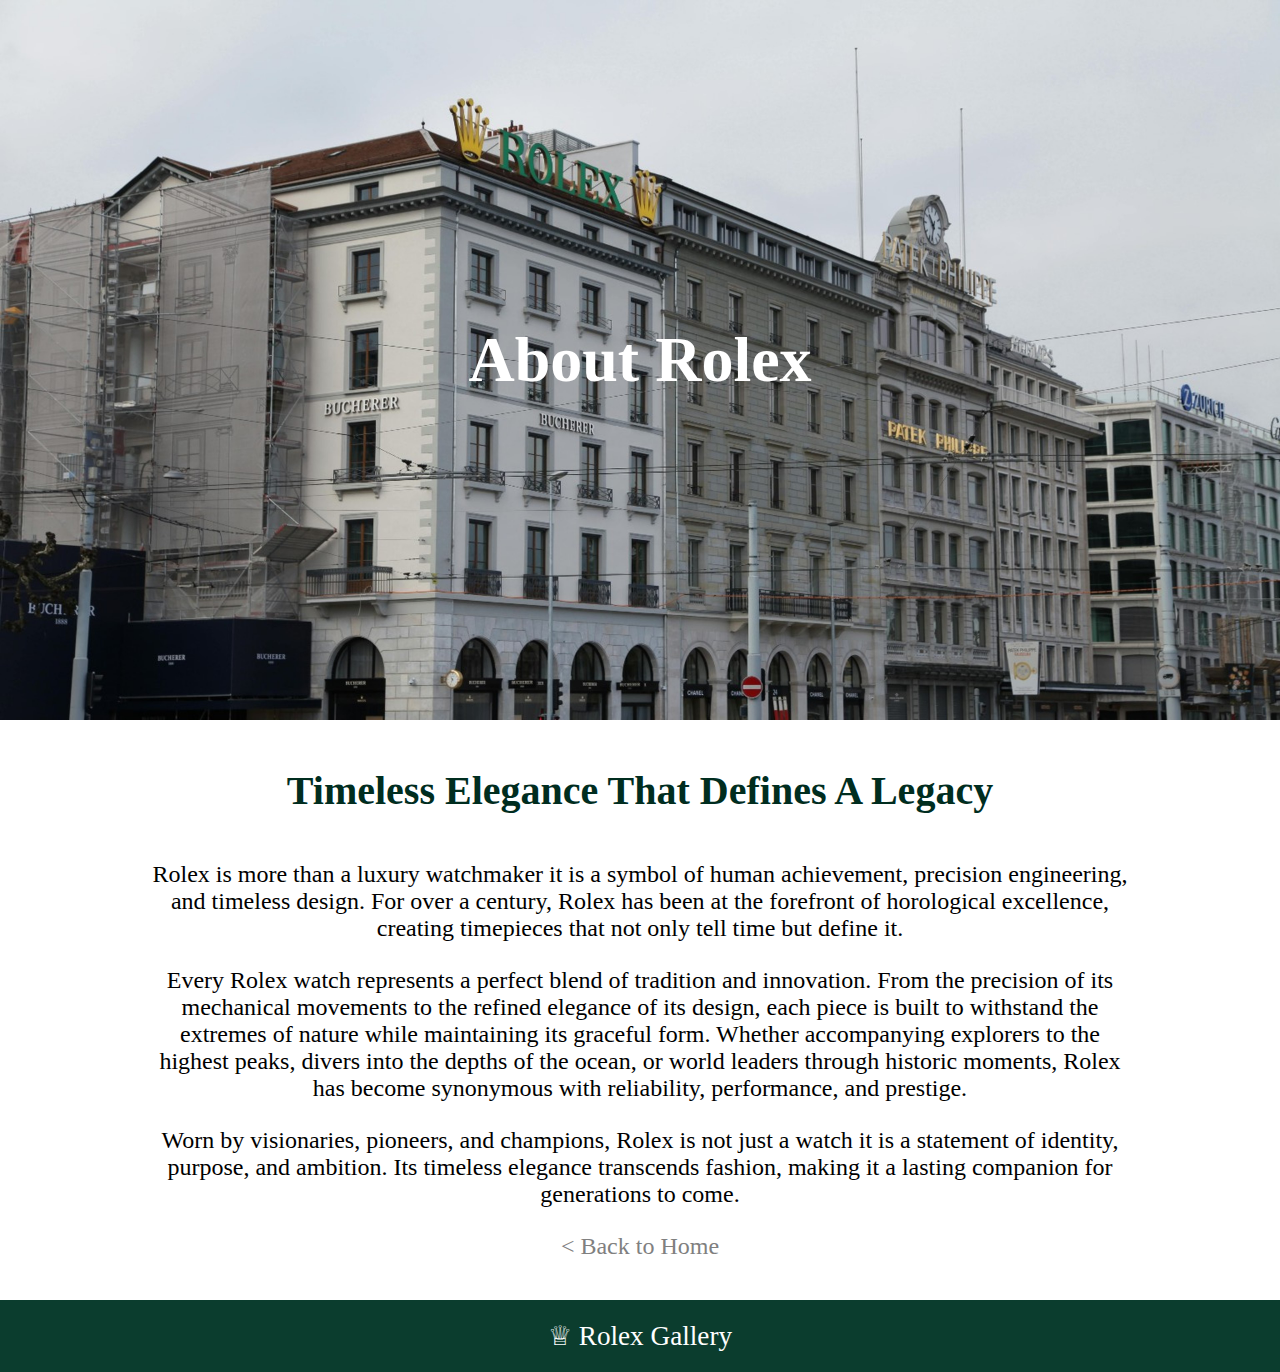
<file: about.htm>
<!DOCTYPE html>
<html lang="en">
<head>
<meta charset="UTF-8" />
<meta name="viewport" content="width=device-width, initial-scale=1.0"/>
<title>About Rolex</title>
<style>
body { background-color: white; font-family: platino, serif; margin: 0px; text-align: center;}

header { background-image: url(about1.jpg); background-size: cover; background-position: center center; height: 80vh; display: flex; justify-content: center; align-items: center;}

header h1 { font-size: 4em; color: white;}

h1 { font-size: 2.5em; text-align: center; padding: 20px; color: #002d1f;}

p { font-size: 1.5em; text-align: canter; margin: 25px 150px;}

img { width: 50%; border-radius: 10px; margin: 30px}

a:link { color: gray; background-color: transparent; text-decoration: none;}

a:visited { color: gray; background-color: transparent; text-decoration: none;}

a:hover { color: gray; background-color: transparent; text-decoration: underline;}

a:active { color: gray; background-color: transparent; text-decoration: underline;}

footer { background: #0b3d2e; color: white; font-size: 1.7em; text-align:center; padding: 20px; margin-top: 40px;}

@media screen and (max-width: 768px) {

header { height: 55vh; background-position: center;}

header h1 { font-size: 2em; padding: 0 10px; }

h1 { font-size: 1.5em; padding: 10px; }

p { font-size: 1em; margin: 10px 20px; text-align: center;}

img { width: 90%; margin: 20px auto; }

footer { font-size: 1.2em; padding: 15px;} }

</style>
</head>
<body>
<header>
<h1>About Rolex</h1>
</header>
<h1>Timeless Elegance That Defines A Legacy</h1>
<p>Rolex is more than a luxury watchmaker it is a symbol of human achievement, precision engineering, and timeless design. For over a century, Rolex has been at the forefront of horological excellence, creating timepieces that not only tell time but define it.</P>
<p>Every Rolex watch represents a perfect blend of tradition and innovation. From the precision of its mechanical movements to the refined elegance of its design, each piece is built to withstand the extremes of nature while maintaining its graceful form. Whether accompanying explorers to the highest peaks, divers into the depths of the ocean, or world leaders through historic moments, Rolex has become synonymous with reliability, performance, and prestige.</p>
<p>Worn by visionaries, pioneers, and champions, Rolex is not just a watch it is a statement of identity, purpose, and ambition. Its timeless elegance transcends fashion, making it a lasting companion for generations to come.</p>
<p><a href="index.htm"><  Back to Home</a></p>
<footer>
&#9813; Rolex Gallery
</footer>
</body>
</html>
</file>
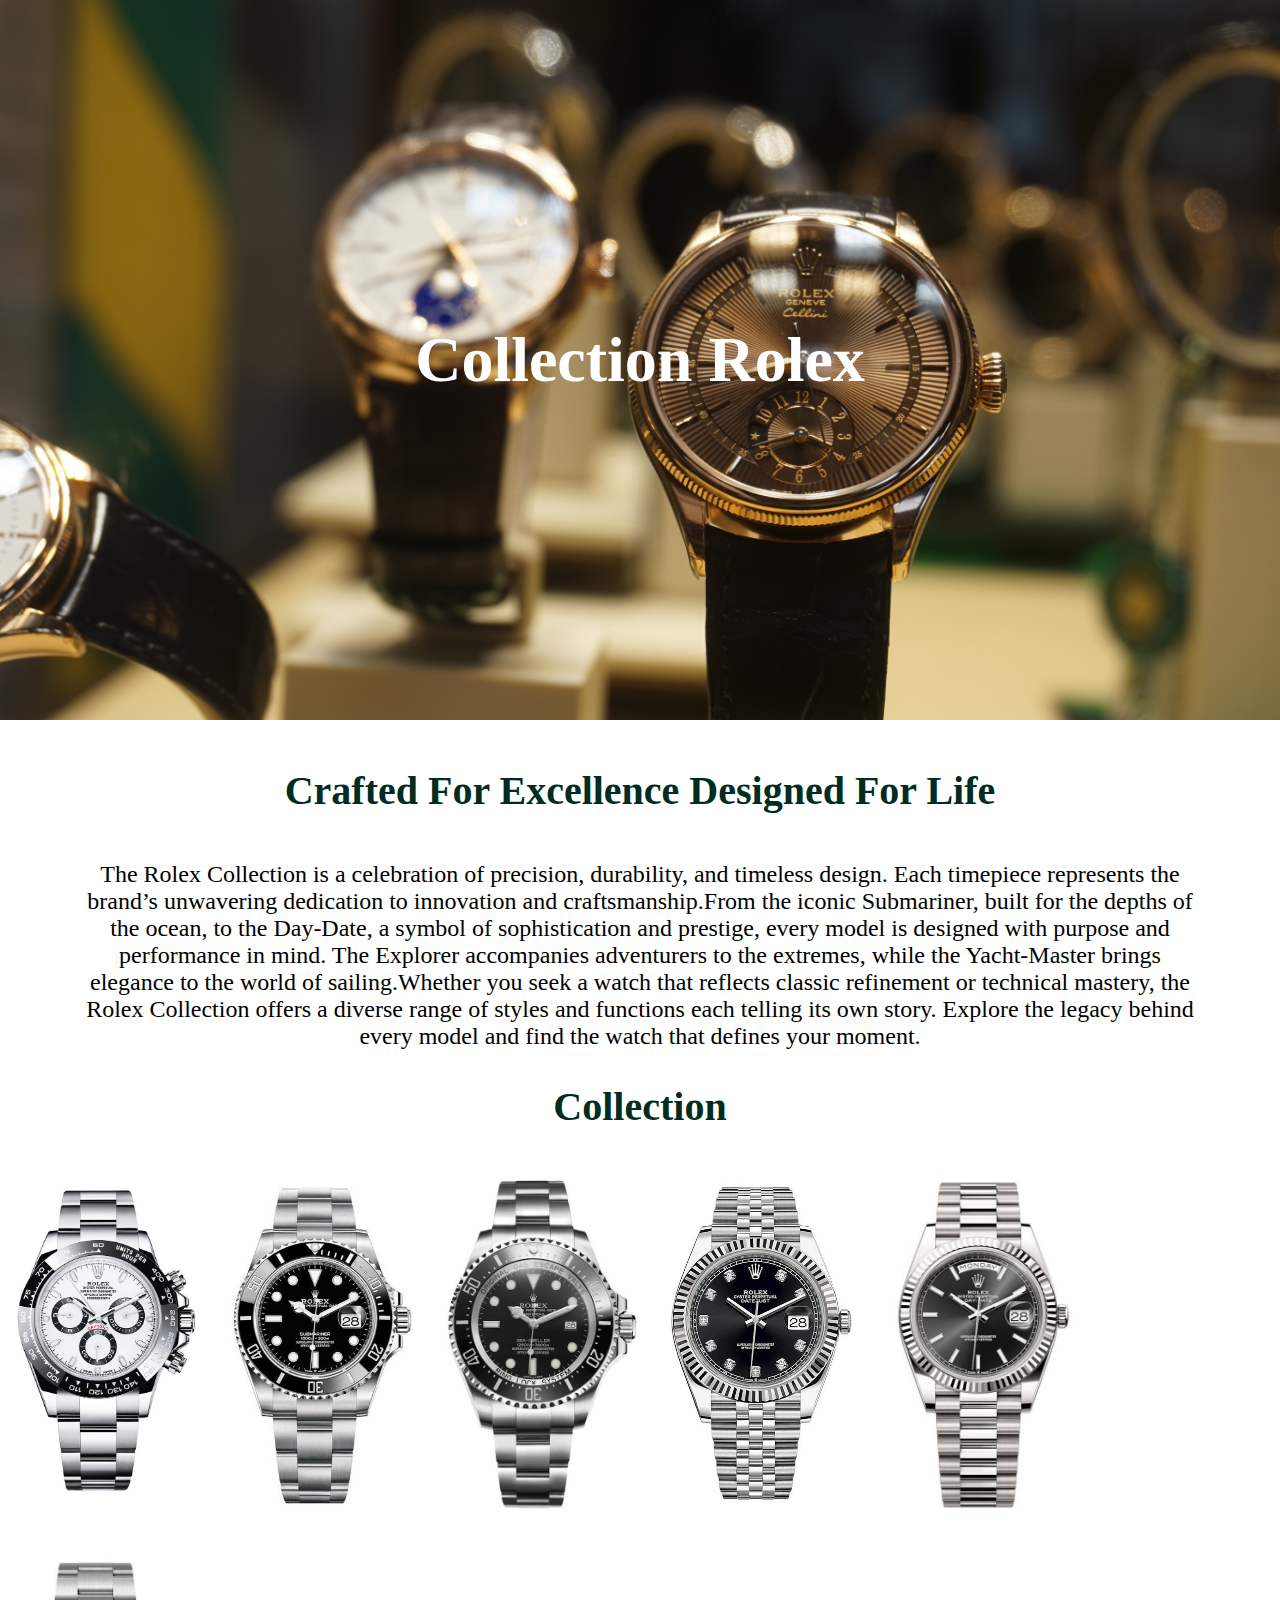
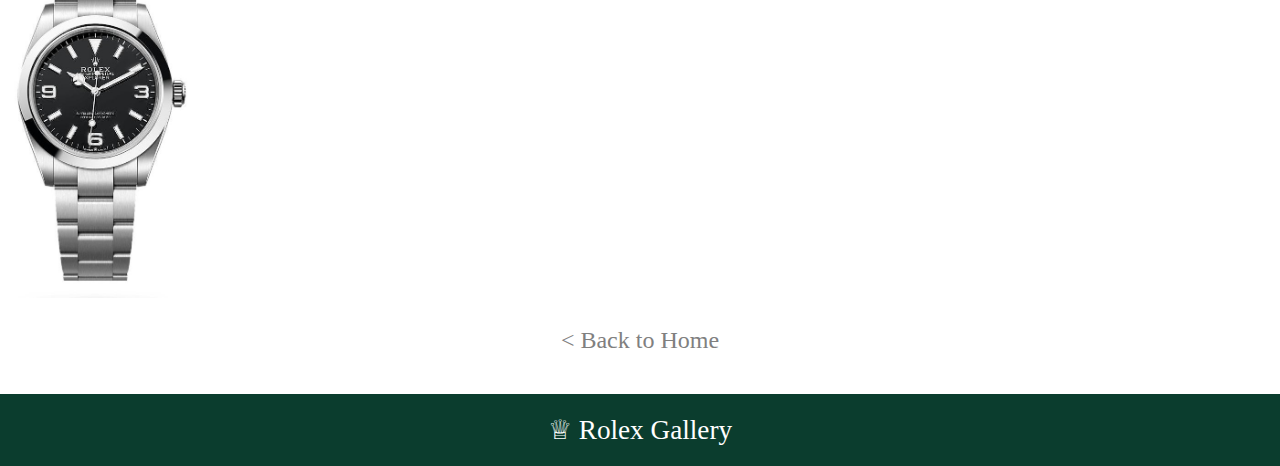
<file: collection.htm>
<!DOCTYPE html>
<html lang="en">
<head>
<meta charset="UTF-8" />
<meta name="viewport" content="width=device-width, initial-scale=1.0"/>
<title>Collection Rolex</title>
<style>
body { background-color: white; font-family: platino, serif; margin: 0px; text-align: center;}

header { background-image: url(collection1.jpg); background-size: cover; background-position: center center; height: 80vh; display: flex; align-items: center; justify-content: center;}

header h1 { font-size: 4em; color: white;}

section h1 { font-size: 2.5em; text-align: center; padding: 20px; color: #002d1f;}

section p { font-size: 1.5em; text-align: center; margin: 25px 85px;}

section h2 { font-size: 2.5em; color: #002d1f;}

.flex-container { display: flex; flex-wrap: wrap; gap: 20px;}

img { width: 200px; border-radius: 10px;}

a:link { color: gray; background-color: transparent; text-decoration: none;}

a:visited { color: gray; background-color: transparent; text-decoration: none;}

a:hover { color: gray; background-color: transparent; text-decoration: underline;}

a:active { color: gray; background-color: transparent; text-decoration: underline;}

footer { background: #0b3d2e; color: white; font-size: 1.7em; text-align:center; padding: 20px; margin-top: 40px;}

@media screen and (max-width: 768px) {

header { height: 60vh;}

header h1 { font-size: 2em; padding: 0 10px;}

section h1 { font-size: 1.6em; padding: 10px;}

section p { font-size: 1em; margin: 15px 20px; text-align: center;}

section h2 { font-size: 1.5em; margin-top: 20px;}

.flex-container { justify-content: center; gap: 15px;}

img { width: 40vw; max-width: 150px;}

footer { font-size: 1.2em; padding: 15px;} }

</style>
</head>
<body>
<header>
<h1>Collection Rolex</h1>
</header>

<section>
<h1>Crafted For Excellence Designed For Life</h1>
<p>The Rolex Collection is a celebration of precision, durability, and timeless design. Each timepiece represents the brand’s unwavering dedication to innovation and craftsmanship.From the iconic Submariner, built for the depths of the ocean, to the Day-Date, a symbol of sophistication and prestige, every model is designed with purpose and performance in mind. The Explorer accompanies adventurers to the extremes, while the Yacht-Master brings elegance to the world of sailing.Whether you seek a watch that reflects classic refinement or technical mastery, the Rolex Collection offers a diverse range of styles and functions each telling its own story. Explore the legacy behind every model and find the watch that defines your moment.</p>
</section>

<section>
<h2>Collection</h2>
<div class="flex-container">
<a href="daytona.htm">
<img src="daytona1.jpg" alt="Rolex Daytona">
</a>
<a href="submariner.htm">
<img src="submariner1.jpg" alt="Rolex Submariner">
</a>
<a href="sea-dweller.htm">
<img src="sea-dweller1.jpg" alt="Rolex Sea-Dweller">
</a>
<a href="datejust.htm">
<img src="datejust1.jpg" alt="Rolex Datejust">
</a>
<a href="day-date.htm">
<img src="day-date1.jpg" alt="Rolex Day-Date">
</a>
<a href="explorer.htm">
<img src="explorer1.jpg" alt="Rolex Explorer">
</a>
</div>
</section>

<section>
<p><a href="index.htm">< Back to Home</a></p>
</section>

<footer>
&#9813; Rolex Gallery
</footer>
</body>
</html>
</file>
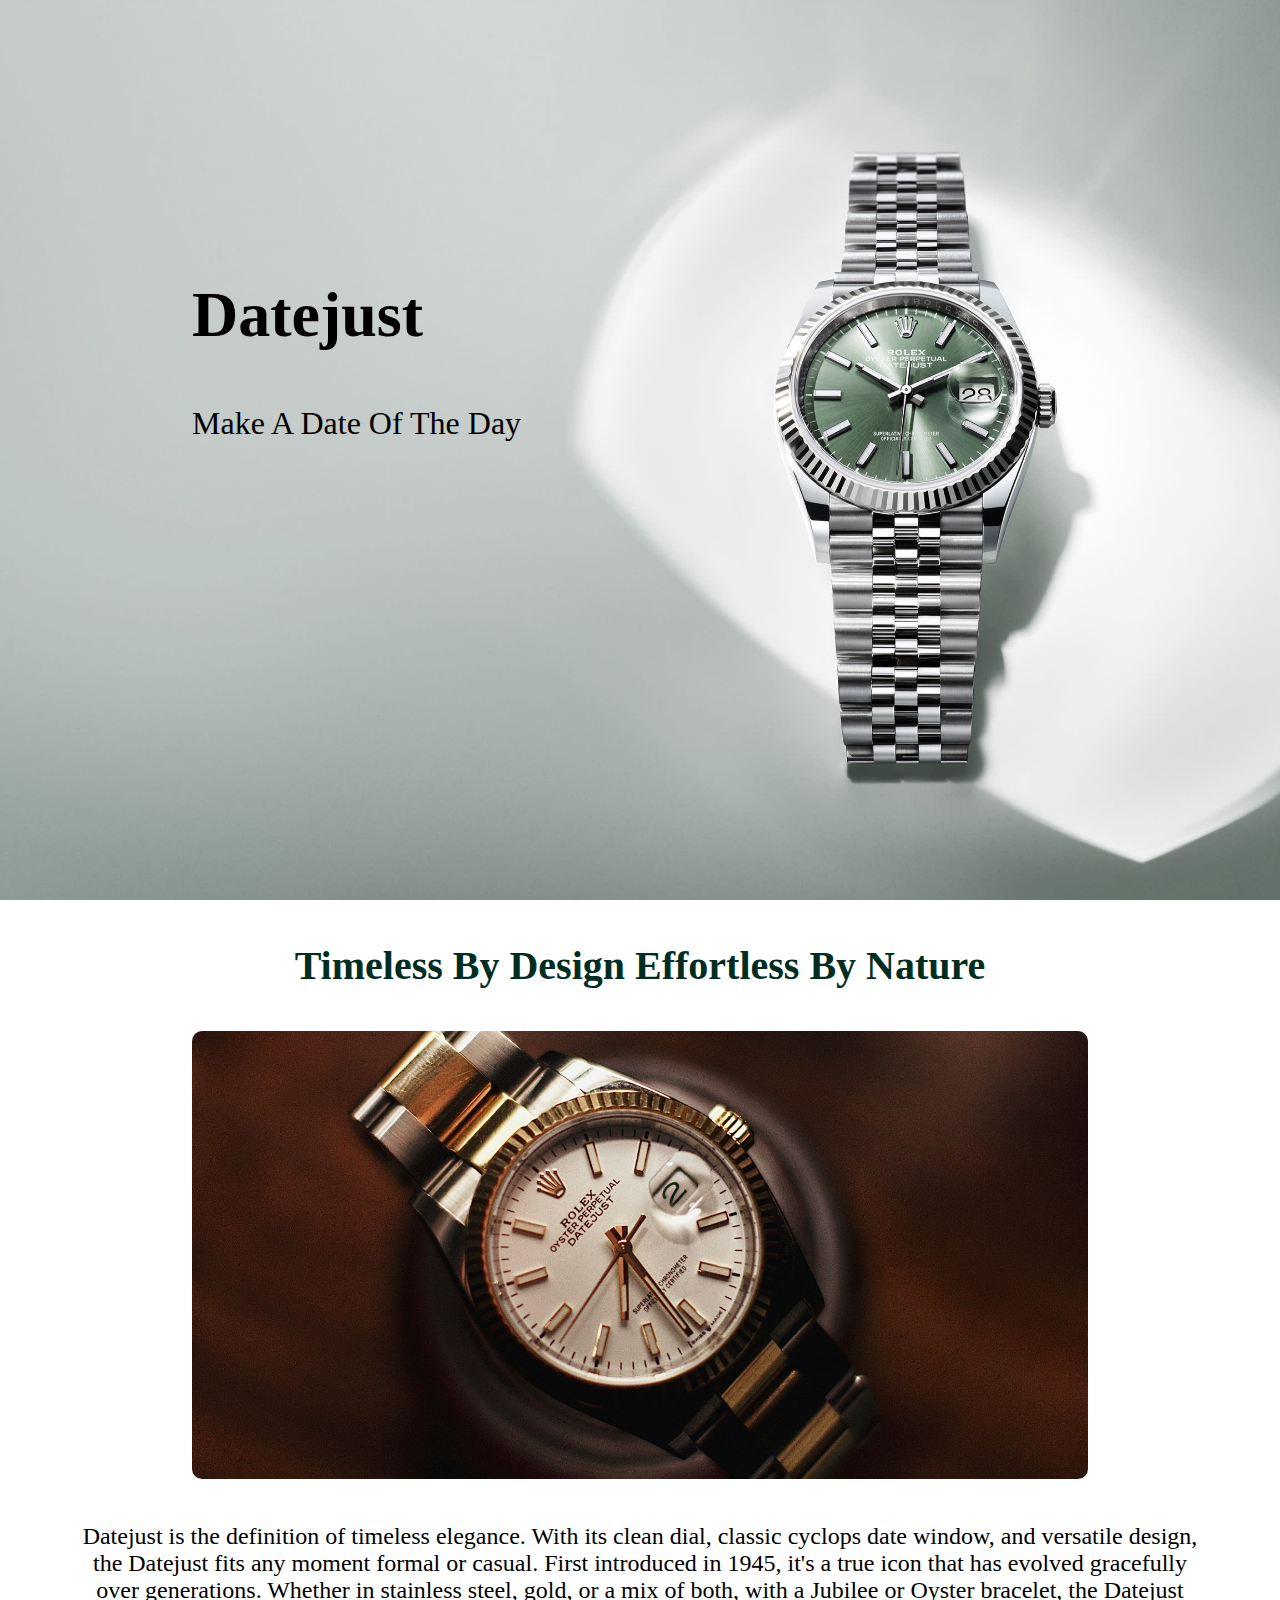
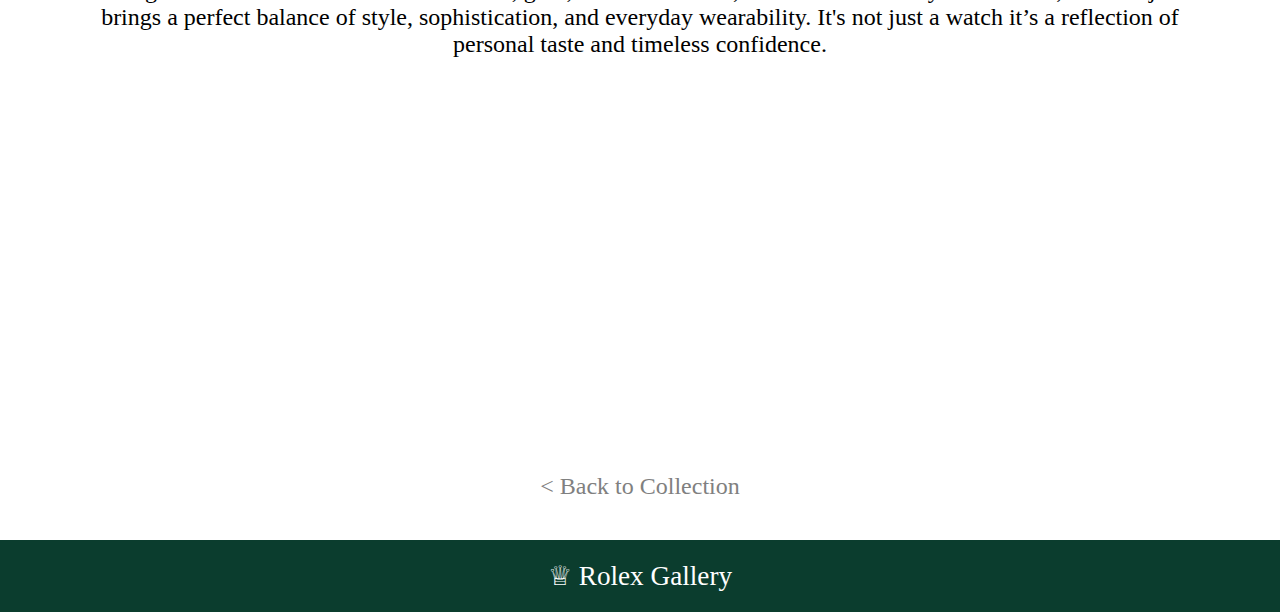
<file: datejust.htm>
<!DOCTYPE html>
<html lang="en">
<head>
<meta charset="UTF-8" />
<meta name="viewport" content="width=device-width, initial-scale=1.0"/>
<link rel="stylesheet" href="style.css">
<title>Date-just</title>
<style>
header { background-image: url(datejust.jpg); background-size: cover; background-position: center center; height: 100vh; position: relative; color: black;} 
.overlay { position: absolute; text-align: left; top: 25%;  margin-left: 15%;}
.overlay h2 { font-size: 4em;}
.overlay p { font-size: 2em;  margin-left: 0;}
</style>
</head>
<body>
<header>
<div class="overlay">
<h2>Datejust</h2>
<p>Make A Date Of The Day</p>
</div>
</header>
<h1>Timeless By Design Effortless By Nature</h1>
<img src="datejust2.jpg" alt="Rolex Datejust">
<p>Datejust is the definition of timeless elegance. With its clean dial, classic cyclops date window, and versatile design, the Datejust fits any moment formal or casual. First introduced in 1945, it's a true icon that has evolved gracefully over generations. Whether in stainless steel, gold, or a mix of both, with a Jubilee or Oyster bracelet, the Datejust brings a perfect balance of style, sophistication, and everyday wearability. It's not just a watch it’s a reflection of personal taste and timeless confidence.</p>
<table>
<tr>
<td>
<iframe width="560" height="315" src="https://www.youtube.com/embed/i6x6YTnvDNQ?si=YHGpEahLhLN63D08" title="YouTube video player" frameborder="0" allow="accelerometer; autoplay; clipboard-write; encrypted-media; gyroscope; picture-in-picture; web-share" referrerpolicy="strict-origin-when-cross-origin" allowfullscreen></iframe>
</td>
<td>
<iframe width="560" height="315" src="https://www.youtube.com/embed/ZN0NHhdpsII?si=Q3p6FcaPKR4AqPRm" title="YouTube video player" frameborder="0" allow="accelerometer; autoplay; clipboard-write; encrypted-media; gyroscope; picture-in-picture; web-share" referrerpolicy="strict-origin-when-cross-origin" allowfullscreen></iframe>
</td>
</tr>
</table>
<p><a href="collection.htm">< Back to Collection</a></p>
<footer>
&#9813; Rolex Gallery
</footer>
</body>
</html>
</file>
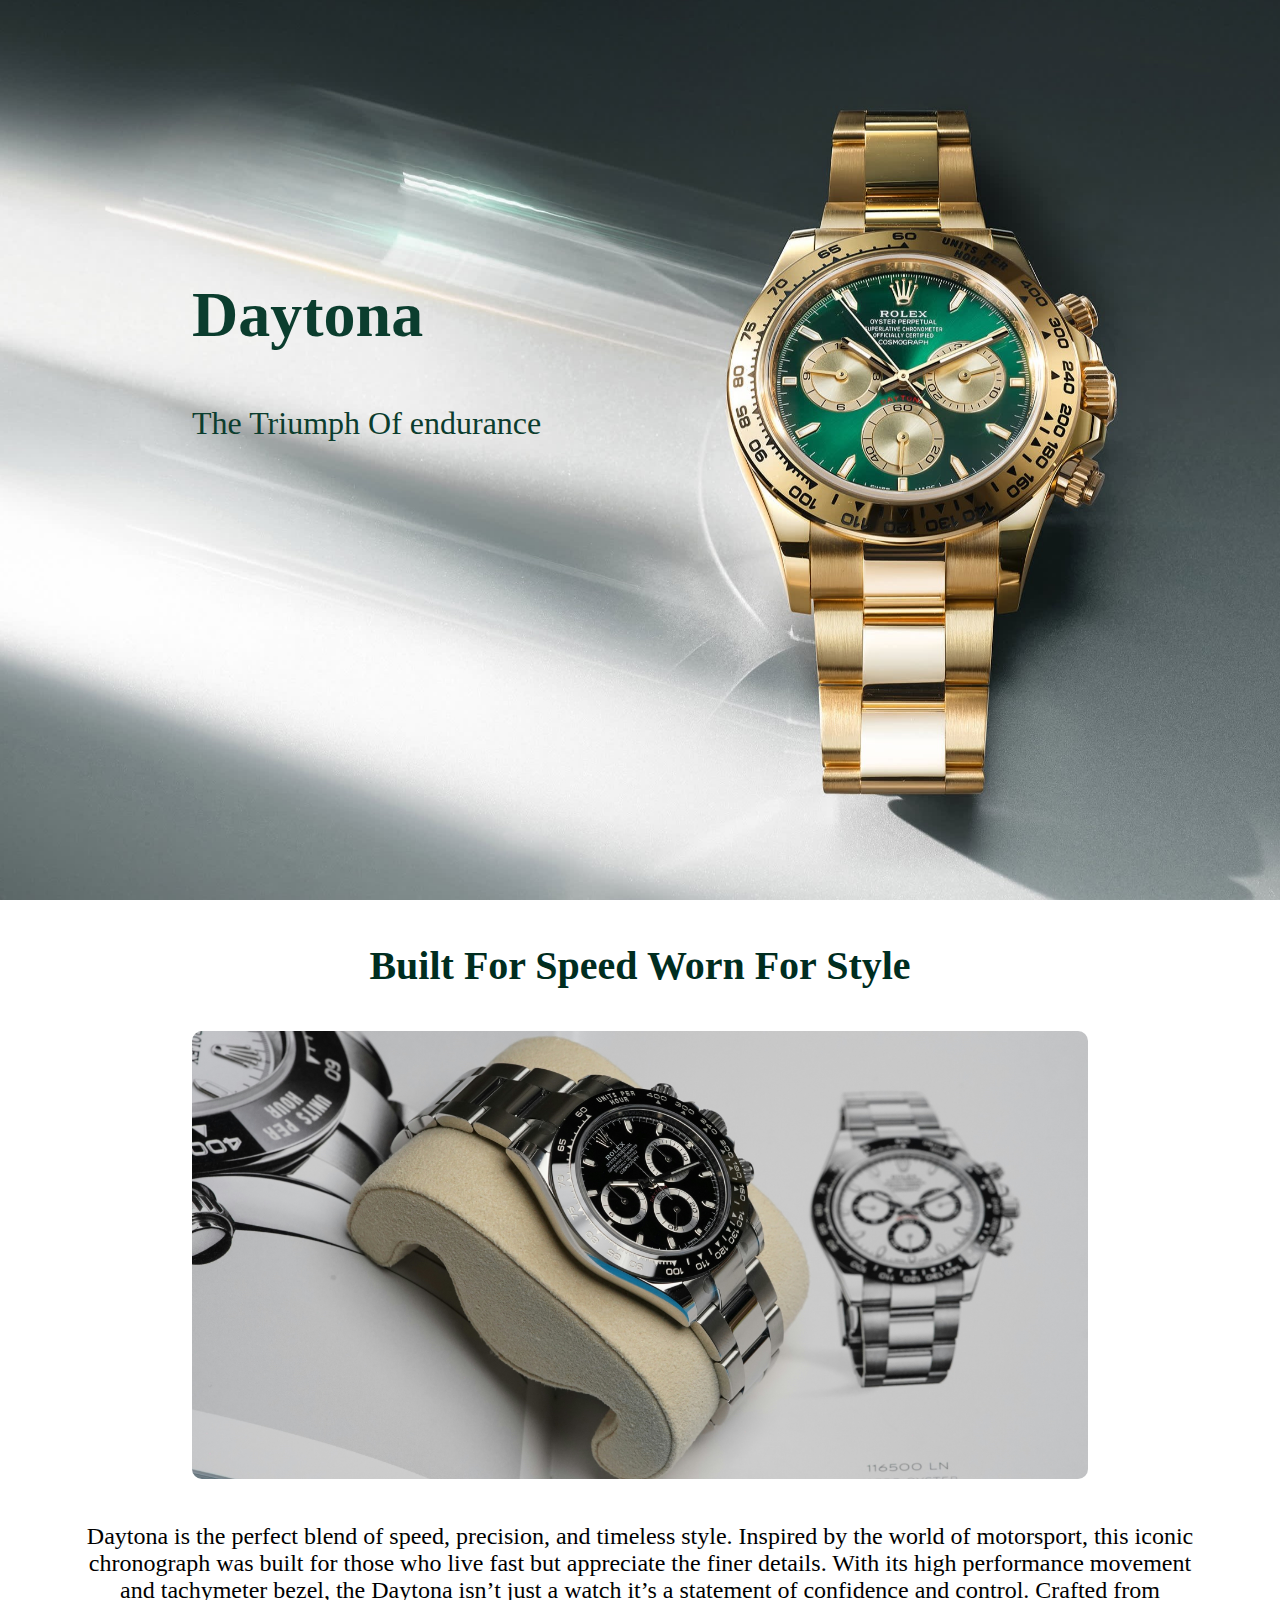
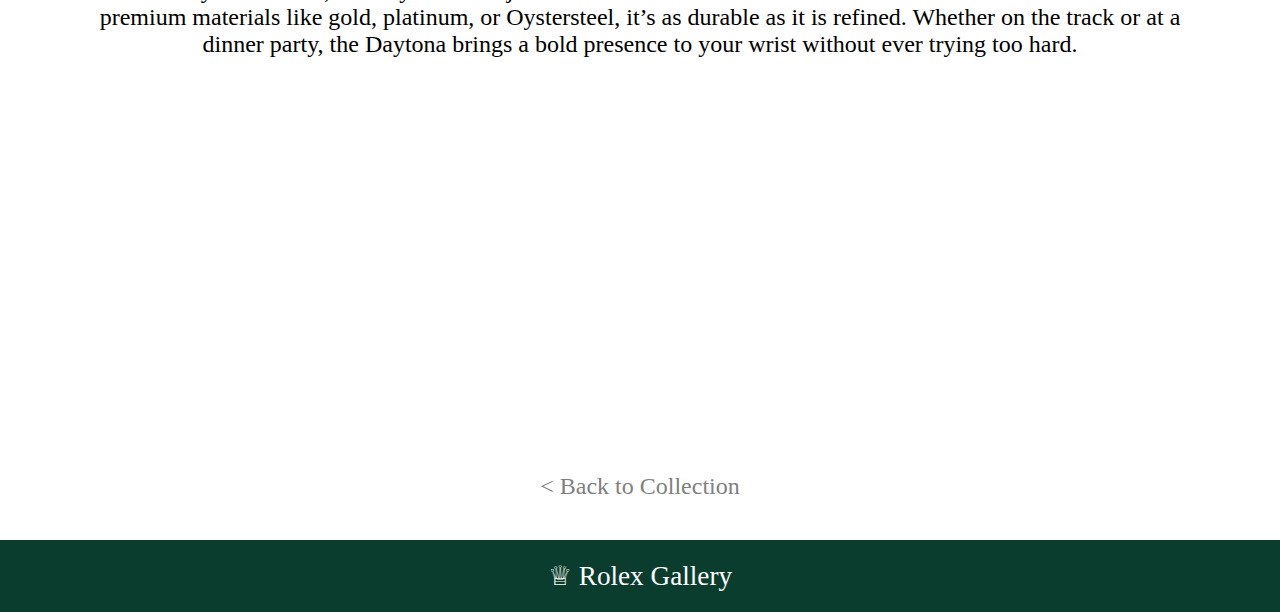
<file: daytona.htm>
<!DOCTYPE html>
<html lang="en">
<head>
<meta charset="UTF-8" />
<meta name="viewport" content="width=device-width, initial-scale=1.0"/>
<link rel="stylesheet" href="style.css">
<title>Daytona</title>
<style>
header { background-image: url(daytona.jpg); background-size: cover; background-position: center center; height: 100vh; position: relative; color: #0b3d2e;}
.overlay { position: absolute; text-align: left; top: 25%;  margin-left: 15%;}
.overlay h2 { font-size: 4em;}
.overlay p { font-size: 2em;  margin-left: 0;}
</style>
</head>
<body>
<header>
<div class="overlay">
<h2>Daytona</h2>
<p>The Triumph Of endurance</p>
</div>
</header>
<h1>Built For Speed Worn For Style</h1>
<img src="daytona2.jpg" alt="Rolex Daytona ">
<p>Daytona is the perfect blend of speed, precision, and timeless style. Inspired by the world of motorsport, this iconic chronograph was built for those who live fast but appreciate the finer details. With its high performance movement and tachymeter bezel, the Daytona isn’t just a watch it’s a statement of confidence and control. Crafted from premium materials like gold, platinum, or Oystersteel, it’s as durable as it is refined. Whether on the track or at a dinner party, the Daytona brings a bold presence to your wrist without ever trying too hard.</p>
<table>
<tr>
<td>
<iframe width="560" height="315" src="https://www.youtube.com/embed/jZUoCe2bynE?si=ws6trRq6fAxwPCcB" title="YouTube video player" frameborder="0" allow="accelerometer; autoplay; clipboard-write; encrypted-media; gyroscope; picture-in-picture; web-share" referrerpolicy="strict-origin-when-cross-origin" allowfullscreen></iframe>
</td>
<td>
<iframe width="560" height="315" src="https://www.youtube.com/embed/BqEuVIKqQ_U?si=KMu2k2L0GlOEdmGy" title="YouTube video player" frameborder="0" allow="accelerometer; autoplay; clipboard-write; encrypted-media; gyroscope; picture-in-picture; web-share" referrerpolicy="strict-origin-when-cross-origin" allowfullscreen></iframe>
</td>
</tr>
</table>
<p><a href="collection.htm">< Back to Collection</a></p>
<footer>
&#9813; Rolex Gallery
</footer>
</body>
</html>
</file>
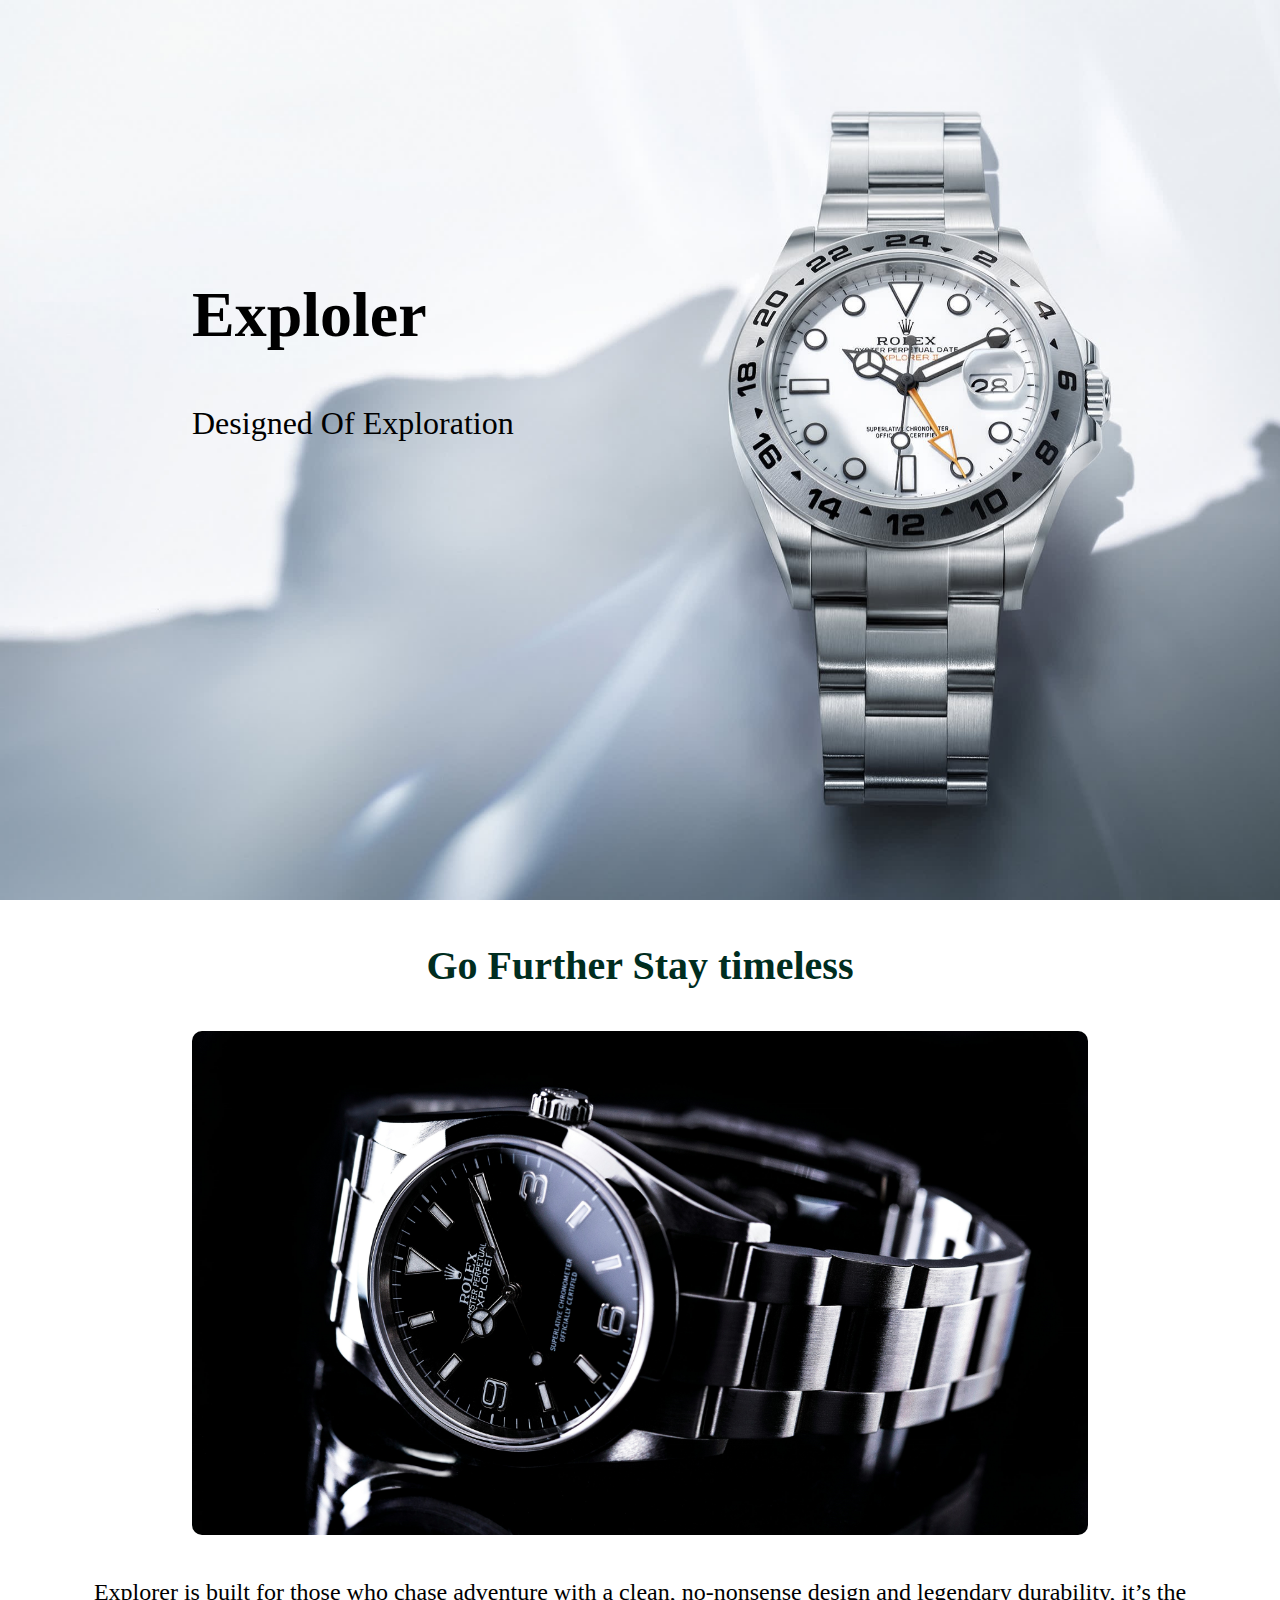
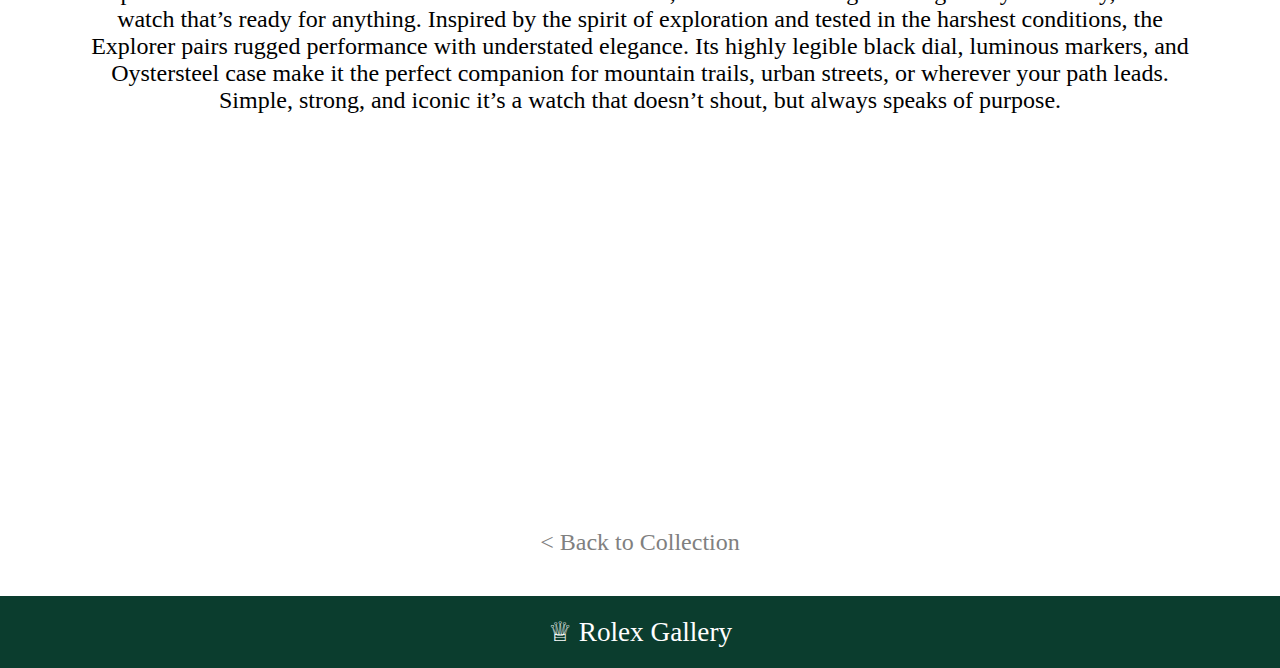
<file: explorer.htm>
<!DOCTYPE html>
<html lang="en">
<head>
<meta charset="UTF-8" />
<meta name="viewport" content="width=device-width, initial-scale=1.0"/>
<link rel="stylesheet" href="style.css">
<title>Explorer</title>
<style>
header { background-image: url(explorer.jpg); background-size: cover; background-position: center center; height: 100vh; position: relative; color: black;} 
.overlay { position: absolute; text-align: left; top: 25%;  margin-left: 15%;}
.overlay h2 { font-size: 4em;}
.overlay p { font-size: 2em;  margin-left: 0;}
</style>
</head>
<body>
<header>
<div class="overlay">
<h2>Exploler</h2>
<p>Designed Of Exploration</p>
</div>
</header>
<h1>Go Further Stay timeless</h1>
<img src="explorer2.jpg" alt="Rolex Explorer">
<p>Explorer is built for those who chase adventure with a clean, no-nonsense design and legendary durability, it’s the watch that’s ready for anything. Inspired by the spirit of exploration and tested in the harshest conditions, the Explorer pairs rugged performance with understated elegance. Its highly legible black dial, luminous markers, and Oystersteel case make it the perfect companion for mountain trails, urban streets, or wherever your path leads. Simple, strong, and iconic it’s a watch that doesn’t shout, but always speaks of purpose.</p>
<table>
<tr>
<td>
<iframe width="560" height="315" src="https://www.youtube.com/embed/LNlt3crh0Xk?si=suKvub4k4wZoXuJ_" title="YouTube video player" frameborder="0" allow="accelerometer; autoplay; clipboard-write; encrypted-media; gyroscope; picture-in-picture; web-share" referrerpolicy="strict-origin-when-cross-origin" allowfullscreen></iframe>
</td>
<td>
<iframe width="560" height="315" src="https://www.youtube.com/embed/bQESXOm06r8?si=K1TYwSGGsSna0OzN" title="YouTube video player" frameborder="0" allow="accelerometer; autoplay; clipboard-write; encrypted-media; gyroscope; picture-in-picture; web-share" referrerpolicy="strict-origin-when-cross-origin" allowfullscreen></iframe>
</td>
</tr>
</table>
<p><a href="collection.htm">< Back to Collection</a></p>
<footer>
&#9813; Rolex Gallery
</footer>
</body>
</html>
</file>
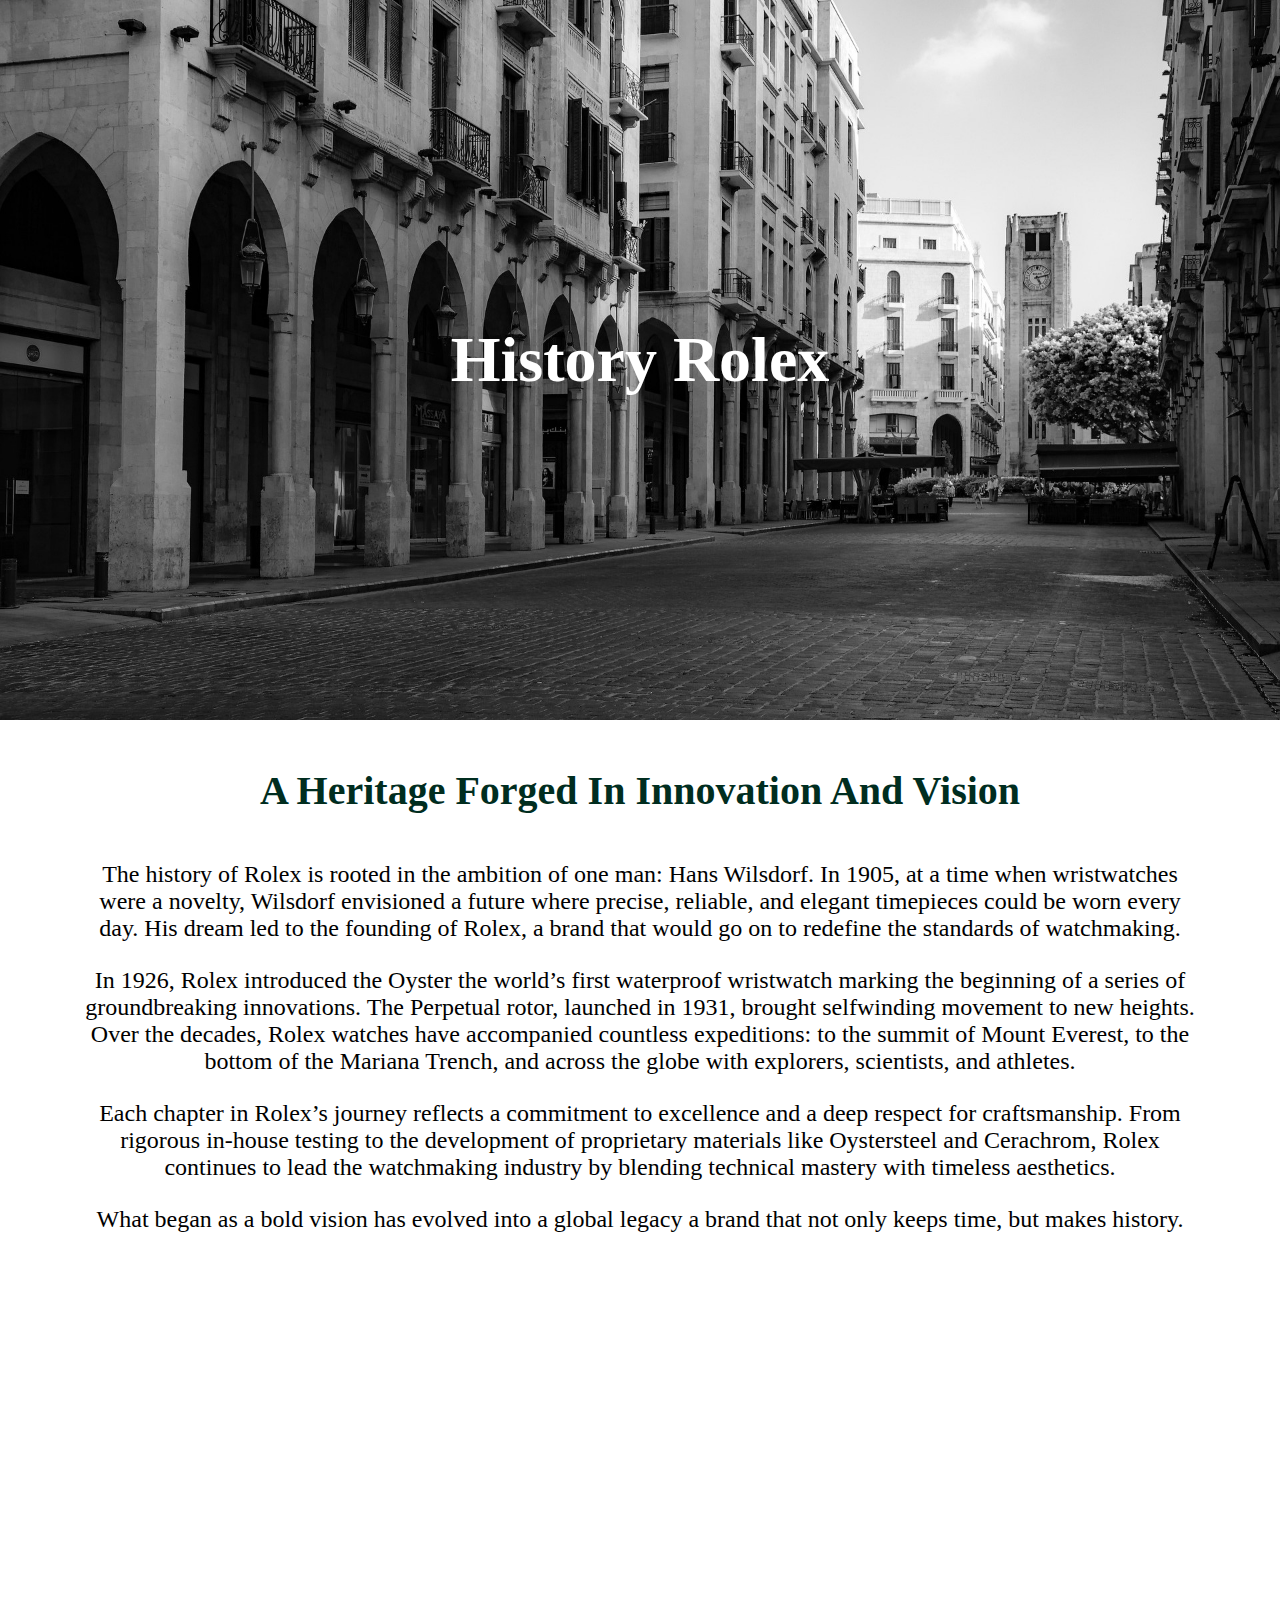
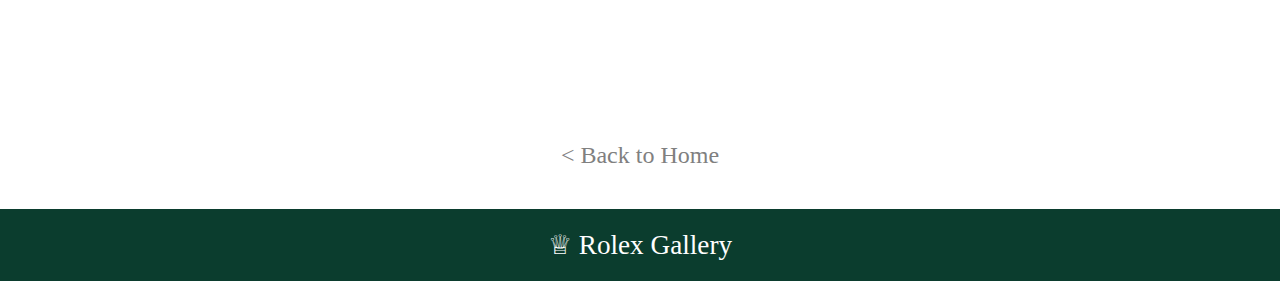
<file: history.htm>
<!DOCTYPE html>
<html lang="en">
<head>
<meta charset="UTF-8" />
<meta name="viewport" content="width=device-width, initial-scale=1.0"/>
<title>History Rolex</title>
<style>
body { background-color: white; font-family: platino, serif; margin: 0px; text-align: center;}

header { background-image: url(history1.jpg); background-size: cover; background-position: center center; height: 80vh; display: flex; justify-content: center; align-items: center;}

header h1 { font-size: 4em; color: white;}

h1 { font-size: 2.5em; text-align: center; padding: 20px; color: #002d1f;}

p { font-size: 1.5em; text-align: canter; margin: 25px 85px;}

table {padding-left: 70px}

iframe { padding: 20px}

a:link { color: gray; background-color: transparent; text-decoration: none;}

a:visited { color: gray; background-color: transparent; text-decoration: none;}

a:hover { color: gray; background-color: transparent; text-decoration: underline;}

a:active { color: gray; background-color: transparent; text-decoration: underline;}

footer { background: #0b3d2e; color: white; font-size: 1.7em; text-align:center; padding: 20px; margin-top: 40px;}

@media screen and (max-width: 768px) {

header { height: 55vh;}

header h1 { font-size: 2em; padding: 0 10px;}

h1 { font-size: 1.5em; padding: 10px;}

p { font-size: 1em; margin: 15px 20px; text-align: center;}

iframe { width: 100%; height: auto; padding: 10px 0;}

table { padding-left: 0; width: 100%;}

footer { font-size: 1.2em; padding: 15px;} }

</style>
</head>
<body>
<header>
<h1>History Rolex</h1>
</header>
<h1>A Heritage Forged In Innovation And Vision</h1>
<p>The history of Rolex is rooted in the ambition of one man: Hans Wilsdorf. In 1905, at a time when wristwatches were a novelty, Wilsdorf envisioned a future where precise, reliable, and elegant timepieces could be worn every day. His dream led to the founding of Rolex, a brand that would go on to redefine the standards of watchmaking.</p>
<p>In 1926, Rolex introduced the Oyster the world’s first waterproof wristwatch marking the beginning of a series of groundbreaking innovations. The Perpetual rotor, launched in 1931, brought selfwinding movement to new heights. Over the decades, Rolex watches have accompanied countless expeditions: to the summit of Mount Everest, to the bottom of the Mariana Trench, and across the globe with explorers, scientists, and athletes.</p>
<p>Each chapter in Rolex’s journey reflects a commitment to excellence and a deep respect for craftsmanship. From rigorous in-house testing to the development of proprietary materials like Oystersteel and Cerachrom, Rolex continues to lead the watchmaking industry by blending technical mastery with timeless aesthetics.</p>
<p>What began as a bold vision has evolved into a global legacy a brand that not only keeps time, but makes history.</p>
<iframe width="760" height="415" src="https://www.youtube.com/embed/BH6lFumbVK0?si=NfBlLBlgAFp7yOkP" title="YouTube video player" frameborder="0" allow="accelerometer; autoplay; clipboard-write; encrypted-media; gyroscope; picture-in-picture; web-share" referrerpolicy="strict-origin-when-cross-origin" allowfullscreen></iframe>
<p><a href="index.htm">< Back to Home</a></p>
<footer>
&#9813; Rolex Gallery
</footer>
</body>
</html>
</file>
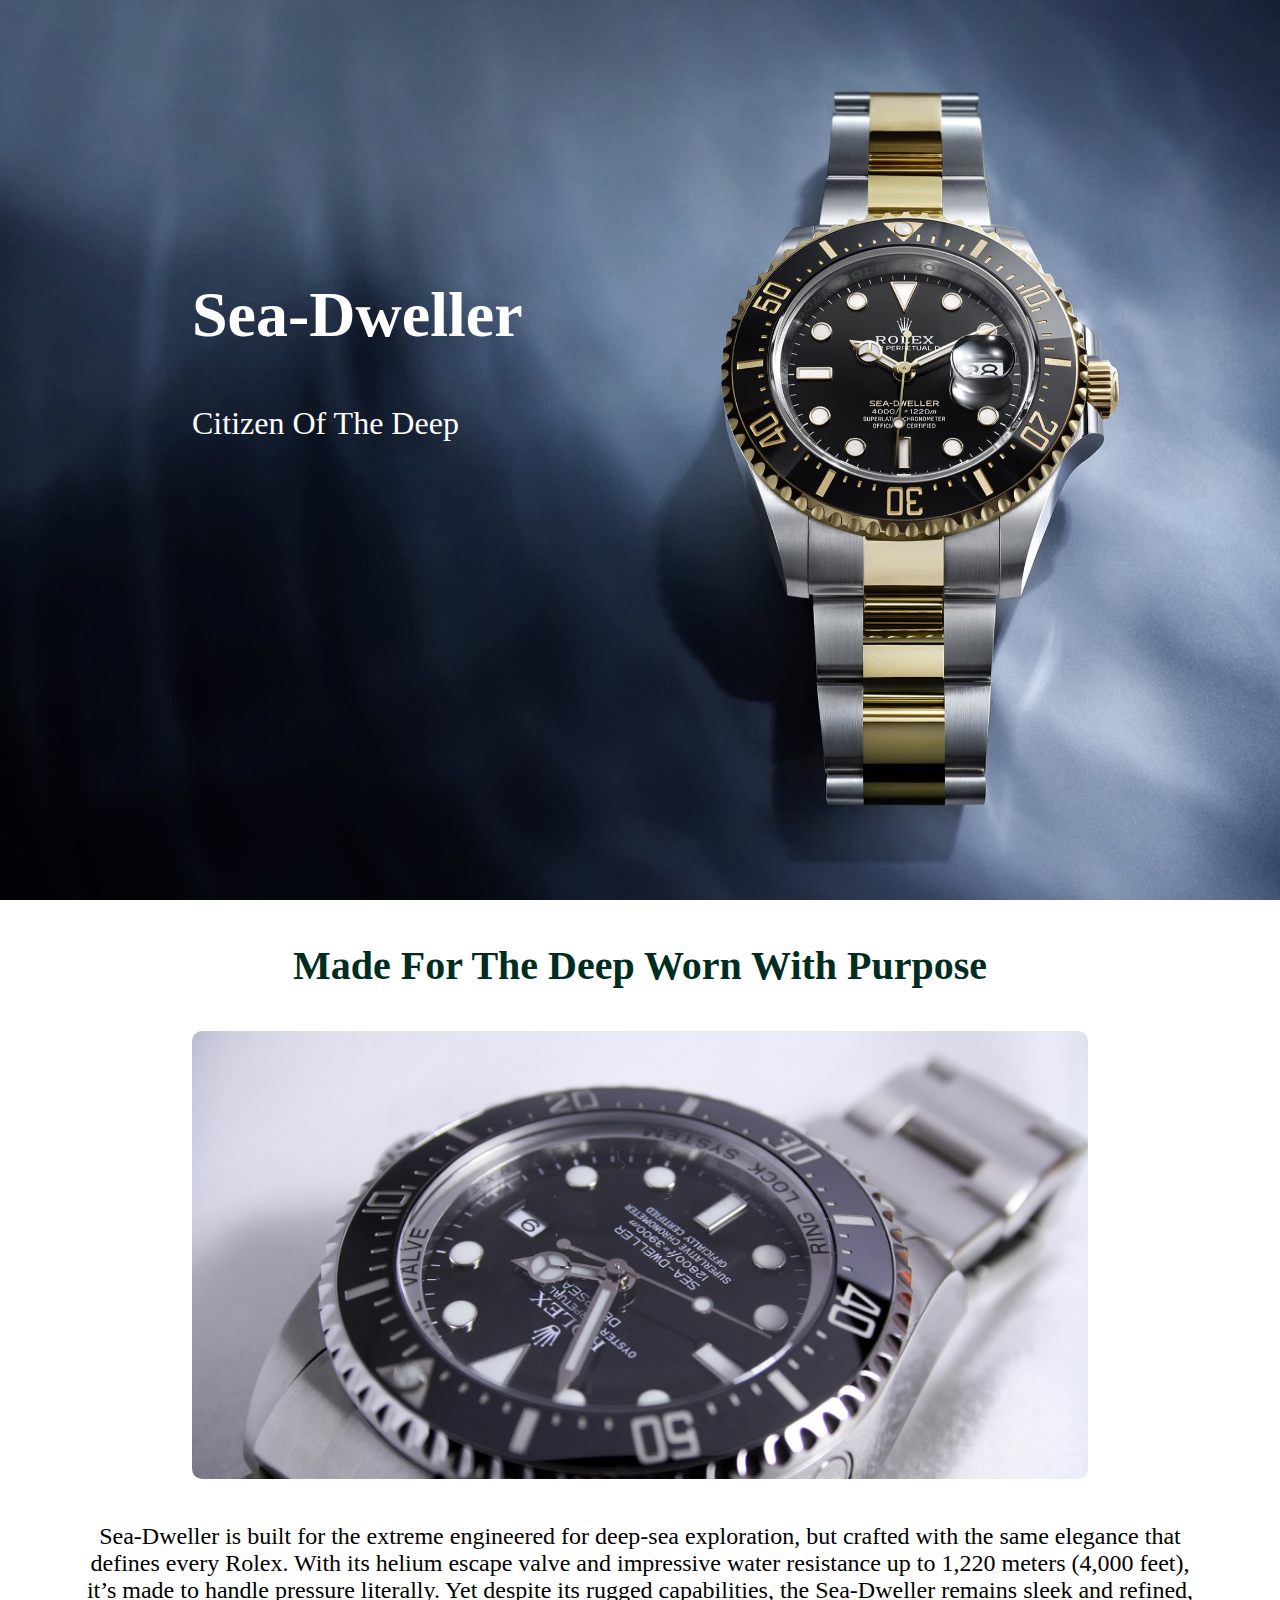
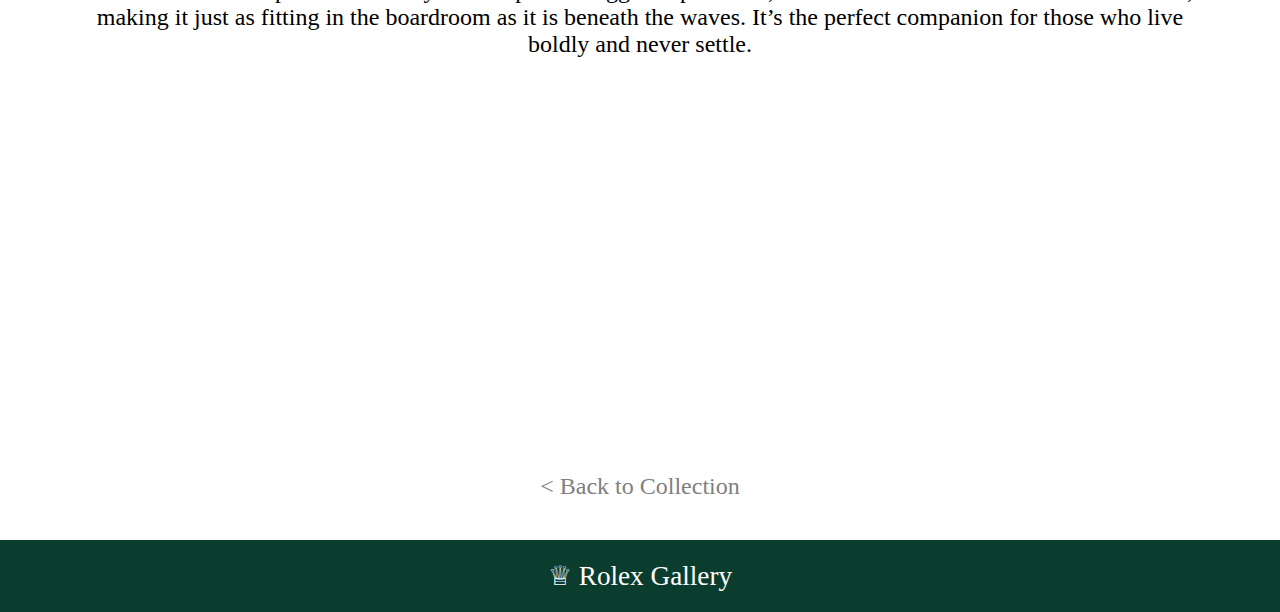
<file: sea-dweller.htm>
<!DOCTYPE html>
<html lang="en">
<head>
<meta charset="UTF-8" />
<meta name="viewport" content="width=device-width, initial-scale=1.0"/>
<link rel="stylesheet" href="style.css">
<title>Sea-Dweller</title>
<style>
header { background-image: url(sea-dweller.jpg); background-size: cover; background-position: center center; height: 100vh; position: relative; color: white;} 
.overlay { position: absolute; text-align: left; top: 25%;  margin-left: 15%;}
.overlay h2 { font-size: 4em;}
.overlay p { font-size: 2em;  margin-left: 0;}
</style>
</head>
<body>
<header>
<div class="overlay">
<h2>Sea-Dweller</h2>
<p>Citizen Of The Deep</p>
</div>
</header>
<h1>Made For The Deep Worn With Purpose</h1>
<img src="sea-dweller2.jpg" alt="sea-Dweller">
<p>Sea-Dweller is built for the extreme engineered for deep-sea exploration, but crafted with the same elegance that defines every Rolex. With its helium escape valve and impressive water resistance up to 1,220 meters (4,000 feet), it’s made to handle pressure literally. Yet despite its rugged capabilities, the Sea-Dweller remains sleek and refined, making it just as fitting in the boardroom as it is beneath the waves. It’s the perfect companion for those who live boldly and never settle.</p>
<table>
<tr>
<td>
<iframe width="560" height="315" src="https://www.youtube.com/embed/R4GycztpU9c?si=_fhcFv0NhdI2sMZf" title="YouTube video player" frameborder="0" allow="accelerometer; autoplay; clipboard-write; encrypted-media; gyroscope; picture-in-picture; web-share" referrerpolicy="strict-origin-when-cross-origin" allowfullscreen></iframe>
</td>
<td>
<iframe width="560" height="315" src="https://www.youtube.com/embed/_0Ig5NoguvM?si=BTrnDCzRzQf-tV7O" title="YouTube video player" frameborder="0" allow="accelerometer; autoplay; clipboard-write; encrypted-media; gyroscope; picture-in-picture; web-share" referrerpolicy="strict-origin-when-cross-origin" allowfullscreen></iframe>
</td>
</tr>
</table>
<p><a href="collection.htm">< Back to Collection</a></p>
<footer>
&#9813; Rolex Gallery
</footer>
</body>
</html>
</file>
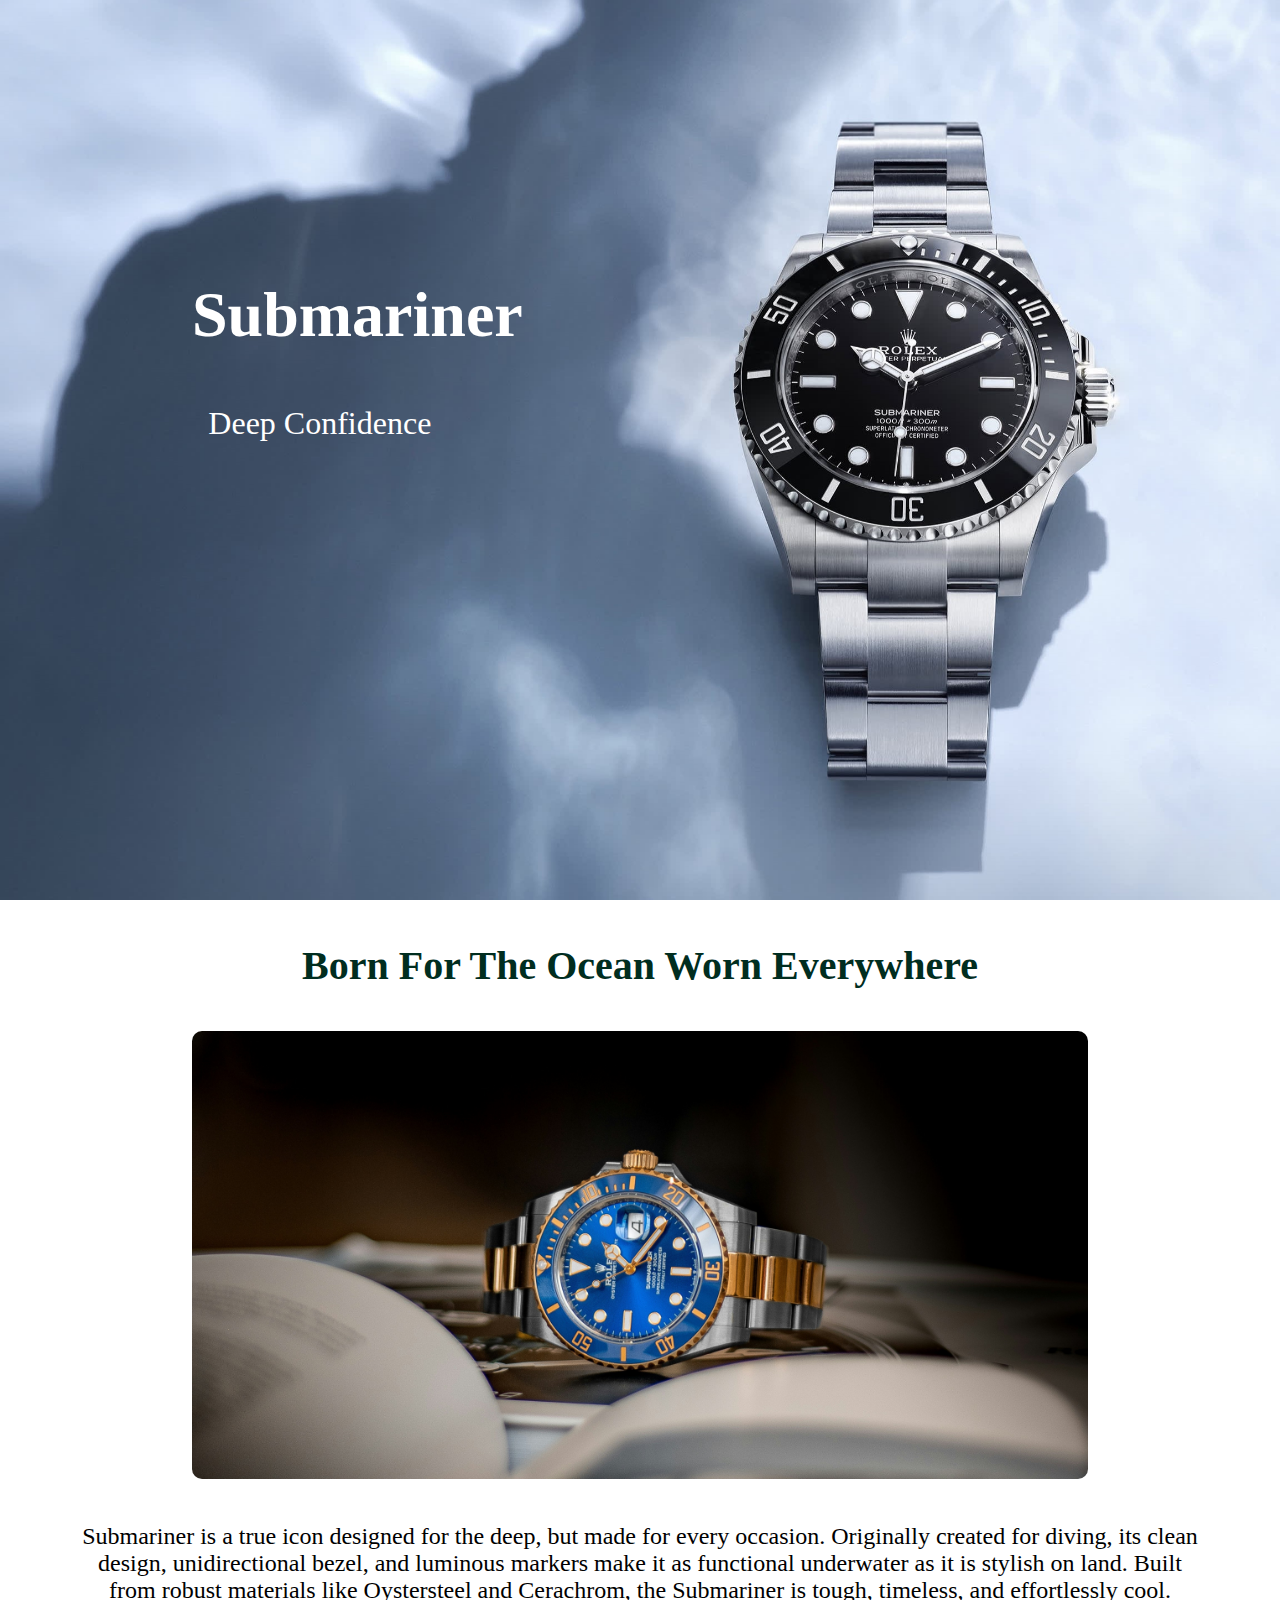
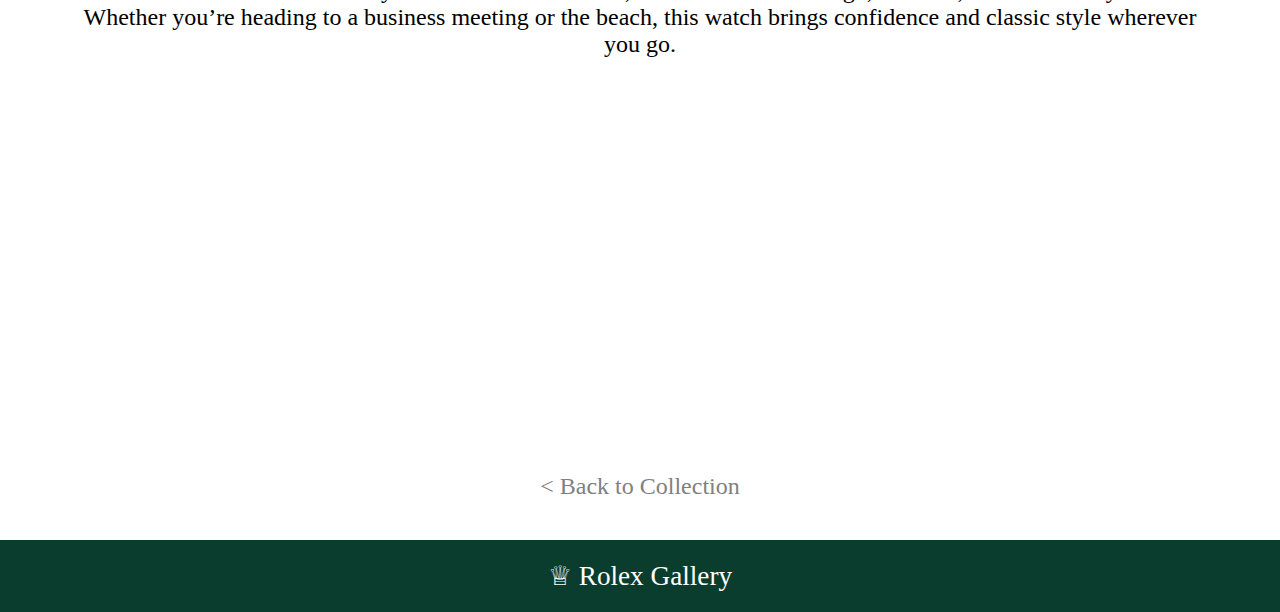
<file: submariner.htm>
<!DOCTYPE html>
<html lang="en">
<head>
<meta charset="UTF-8" />
<meta name="viewport" content="width=device-width, initial-scale=1.0"/>
<link rel="stylesheet" href="style.css">
<title>Submariner</title>
<style>
header { background-image: url(submariner.jpg); background-size: cover; background-position: center center; height: 100vh; position: relative; color: white;} 
.overlay { position: absolute; text-align: left; top: 25%;  margin-left: 15%;}
.overlay h2 { font-size: 4em;}
.overlay p { font-size: 2em;  margin-left: 0;}
</style>
</head>
<body>
<header>
<div class="overlay">
<h2>Submariner</h2>
<p>Deep Confidence</p>
</div>
</header>
<h1>Born For The Ocean Worn Everywhere</h1>
<img src="submariner2.jpg" alt="Rolex Submariner">
<p>Submariner is a true icon designed for the deep, but made for every occasion. Originally created for diving, its clean design, unidirectional bezel, and luminous markers make it as functional underwater as it is stylish on land. Built from robust materials like Oystersteel and Cerachrom, the Submariner is tough, timeless, and effortlessly cool. Whether you’re heading to a business meeting or the beach, this watch brings confidence and classic style wherever you go.</p>
<table>
<tr>
<td>
<iframe width="560" height="315" src="https://www.youtube.com/embed/oi9iEOwQNXU?si=HHFWMrcNqk4iTjr-" title="YouTube video player" frameborder="0" allow="accelerometer; autoplay; clipboard-write; encrypted-media; gyroscope; picture-in-picture; web-share" referrerpolicy="strict-origin-when-cross-origin" allowfullscreen></iframe>
</td>
<td>
<iframe width="560" height="315" src="https://www.youtube.com/embed/SRviJn5Wkko?si=vQyk_w3OzZajCzYP" title="YouTube video player" frameborder="0" allow="accelerometer; autoplay; clipboard-write; encrypted-media; gyroscope; picture-in-picture; web-share" referrerpolicy="strict-origin-when-cross-origin" allowfullscreen></iframe>
</td>
</tr>
</table>
<p><a href="collection.htm">< Back to Collection</a></p>
<footer>
&#9813; Rolex Gallery
</footer>
</body>
</html>
</file>
<file: style.css>
body { background-color: white; color: black; font-family: platino, serif; padding: 0; margin: 0; text-align: center;}

img { width: 70%; border-radius: 10px; margin-bottom: 20px;}

h1 { font-size: 2.5em; padding: 15px; color: #002d1f;}

p { font-size: 1.5em; text-align: center; margin: 20px 75px;}

iframe { padding: 25px 0px 25px 75px }

a:link { color: gray; background-color: transparent; text-decoration: none;}

a:visited { color: gray; background-color: transparent; text-decoration: none;}

a:hover { color: gray; background-color: transparent; text-decoration: underline;}

a:active { color: gray; background-color: transparent; text-decoration: underline;}

footer { background: #0b3d2e; color: white; font-size: 1.7em; text-align:center; padding: 20px; margin-top: 40px;}

@media screen and (max-width: 768px) {

h1 { font-size: 1.7em; padding: 10px;}

p { font-size: 1em; margin: 15px 20px; text-align: center;}

img { width: 90%; margin-bottom: 15px;}

iframe { width: 100%; height: auto; padding: 10px 0; }

footer { font-size: 1.2em; padding: 15px;}

.overlay h2 { font-size: 2em;}

.overlay p { font-size: 1.2em;}

.overlay { margin-left: 10%; top: 20%;} }
</file>
